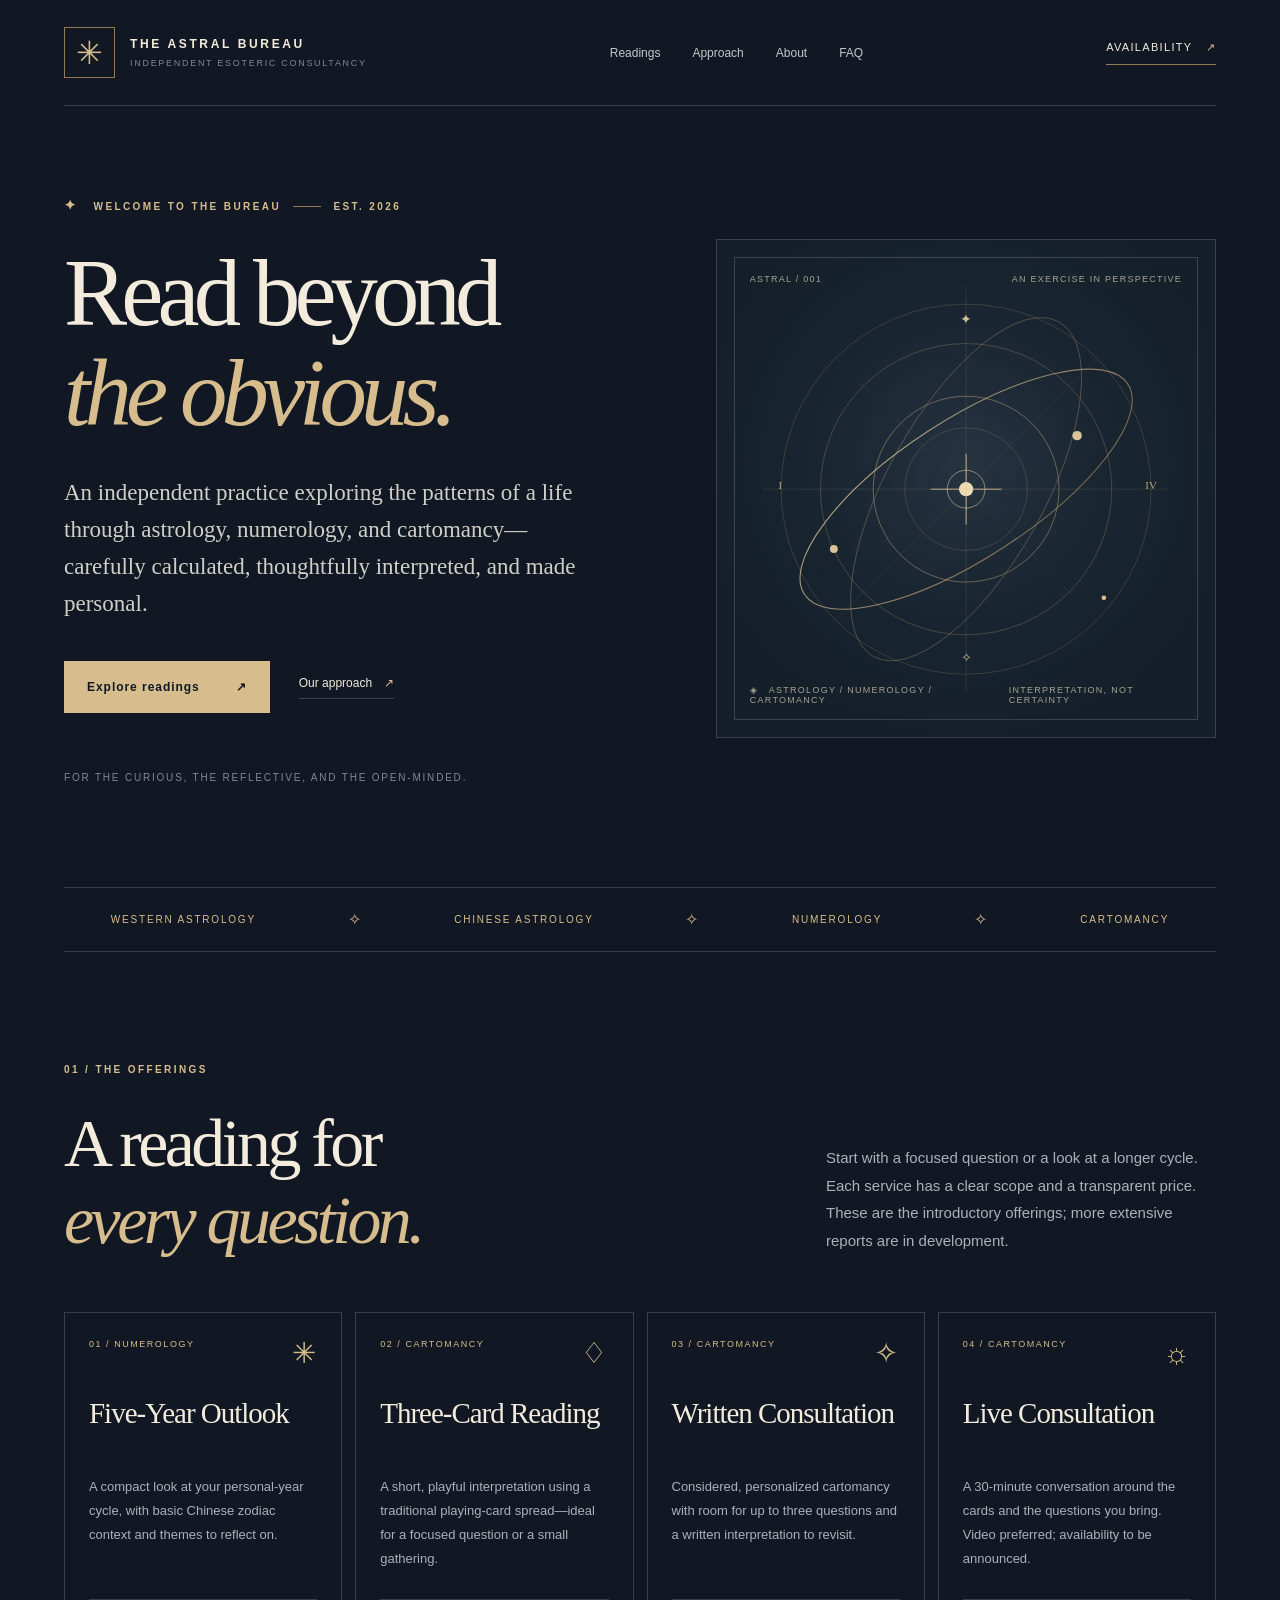
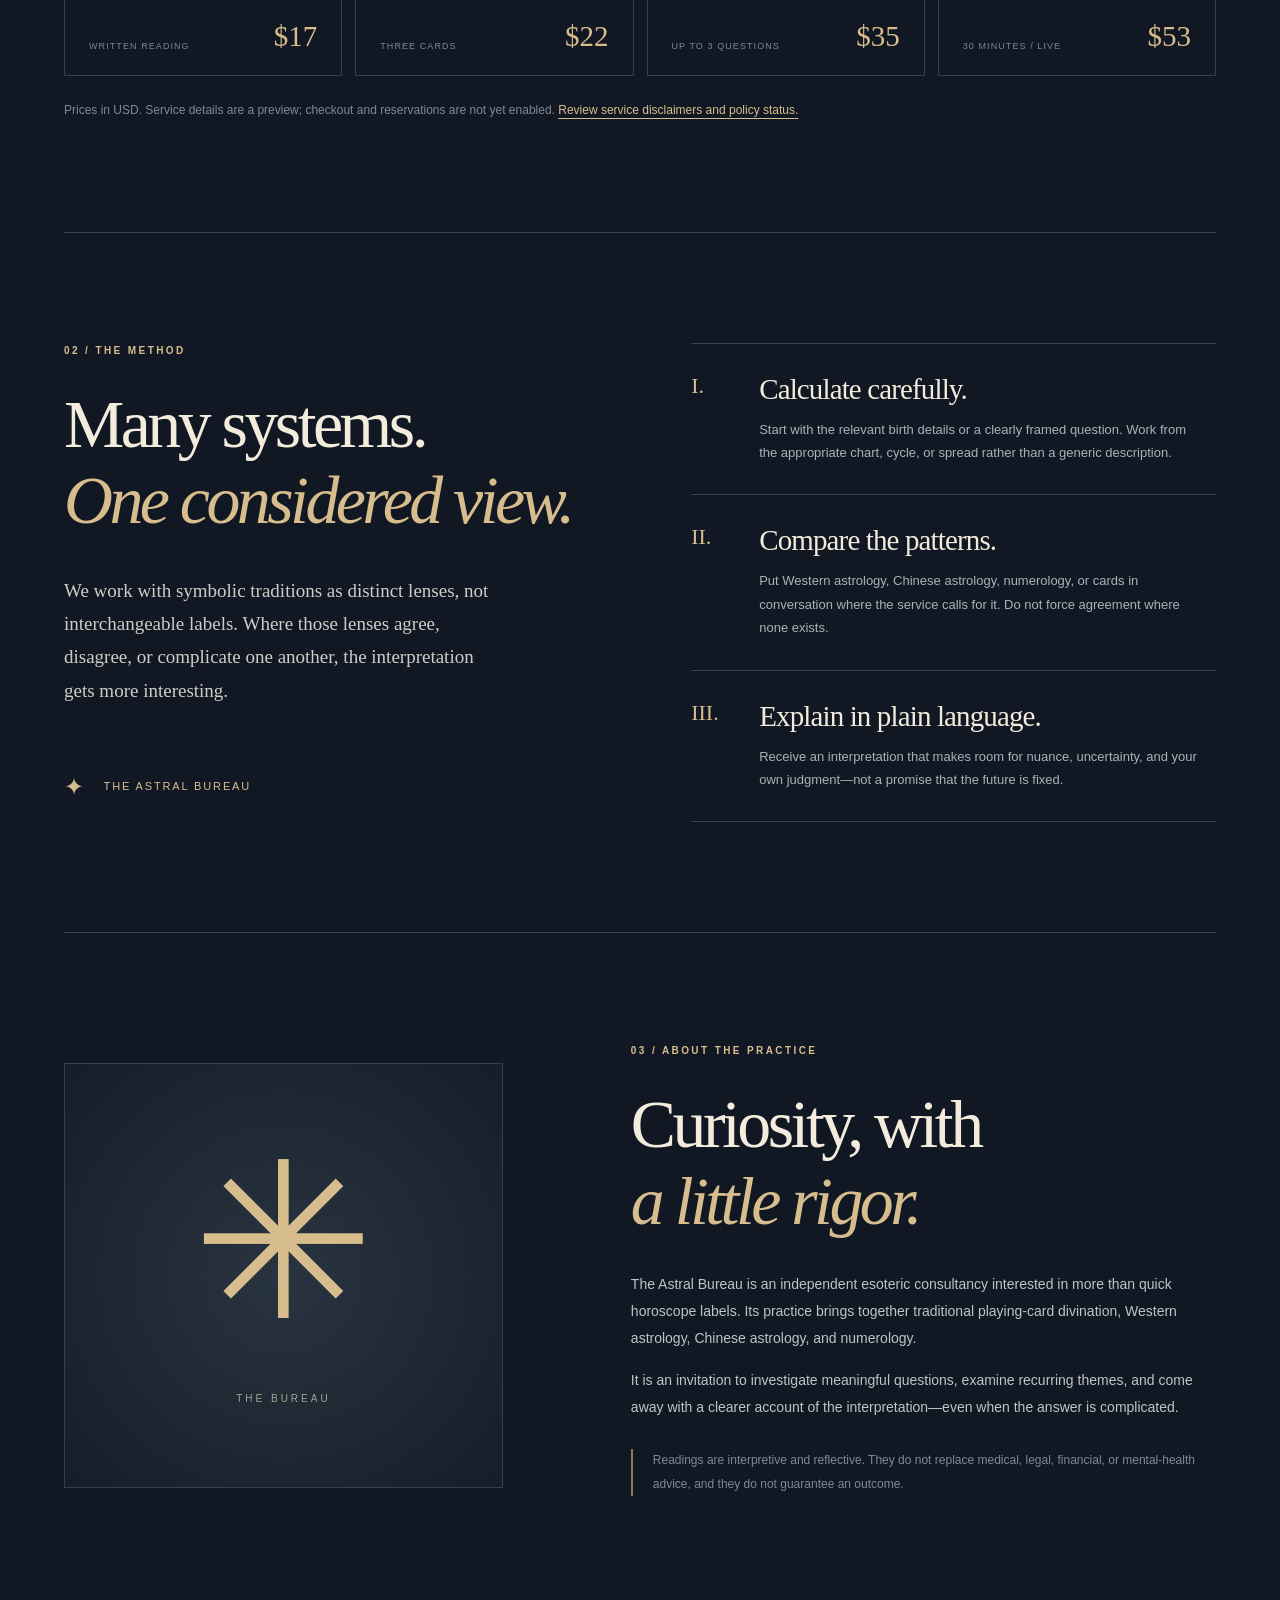
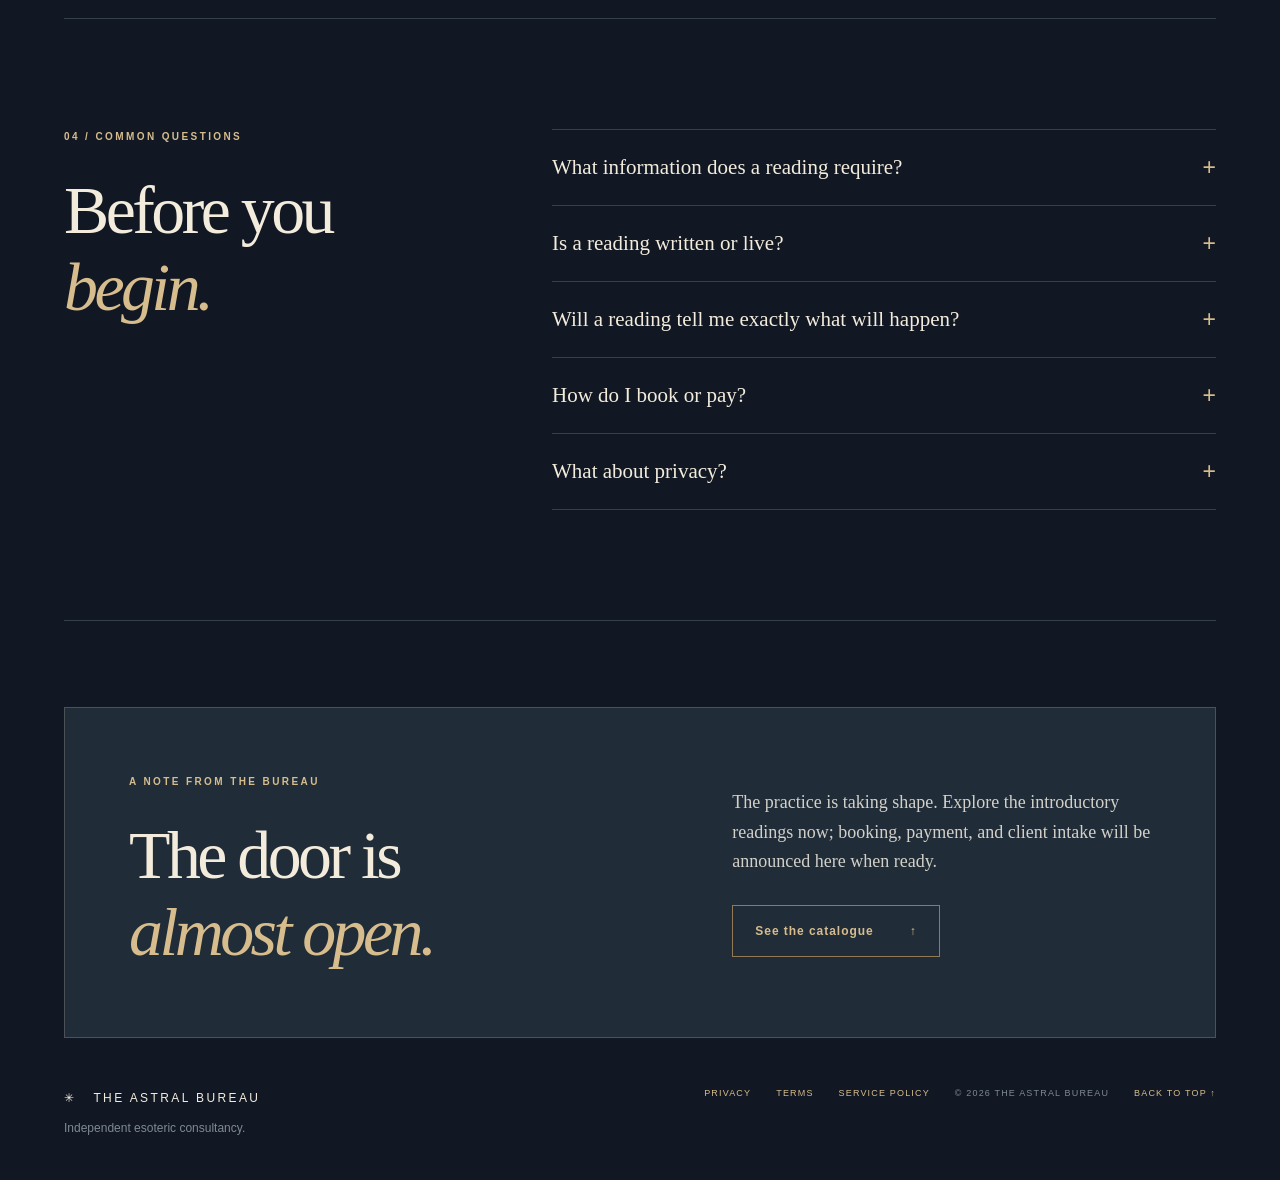
<file: index.html>
<!doctype html>
<html lang="en">
<head>
  <meta charset="utf-8">
  <meta name="viewport" content="width=device-width, initial-scale=1">
  <meta name="theme-color" content="#111823">
  <meta name="description" content="The Astral Bureau is an independent practice in Western and Chinese astrology, numerology, and cartomancy. Explore thoughtfully prepared readings and consultations.">
  <meta name="robots" content="noindex, nofollow">
  <meta property="og:type" content="website">
  <meta property="og:site_name" content="The Astral Bureau">
  <meta property="og:title" content="The Astral Bureau | Read beyond the obvious">
  <meta property="og:description" content="Independent astrology, numerology, and cartomancy. Careful calculation, considered interpretation, and a personal perspective.">
  <link rel="canonical" href="https://astralbureau.com/">
  <title>The Astral Bureau | Astrology, Numerology &amp; Cartomancy</title>
  <link rel="stylesheet" href="style.css">
  <!-- Git auto-deploy verification: 2026-11-26 -->
</head>
<body>
  <a class="skip-link" href="#main">Skip to content</a>
  <div class="site-frame">
    <header class="site-header">
      <a class="brand" href="#top" aria-label="The Astral Bureau home">
        <span class="brand-mark" aria-hidden="true">✳</span>
        <span class="brand-copy"><strong>THE ASTRAL BUREAU</strong><small>INDEPENDENT ESOTERIC CONSULTANCY</small></span>
      </a>
      <nav class="nav" aria-label="Main navigation">
        <a href="#readings">Readings</a>
        <a href="#approach">Approach</a>
        <a href="#about">About</a>
        <a href="#questions">FAQ</a>
      </nav>
      <a class="header-link" href="#availability">Availability <span aria-hidden="true">↗</span></a>
    </header>

    <main id="main">
      <section class="hero" id="top" aria-labelledby="hero-title">
        <div class="hero-content">
          <p class="eyebrow"><span class="tiny-star" aria-hidden="true">✦</span> WELCOME TO THE BUREAU <span class="eyebrow-line" aria-hidden="true"></span> EST. 2026</p>
          <h1 id="hero-title">Read beyond<br><em>the obvious.</em></h1>
          <p class="hero-lede">An independent practice exploring the patterns of a life through astrology, numerology, and cartomancy—carefully calculated, thoughtfully interpreted, and made personal.</p>
          <div class="hero-actions"><a class="button button-primary" href="#readings">Explore readings <span aria-hidden="true">↗</span></a><a class="text-link" href="#approach">Our approach <span aria-hidden="true">↗</span></a></div>
          <p class="hero-aside">FOR THE CURIOUS, THE REFLECTIVE, AND THE OPEN-MINDED.</p>
        </div>
        <div class="hero-art" aria-hidden="true">
          <div class="art-topline"><span>ASTRAL / 001</span><span>AN EXERCISE IN PERSPECTIVE</span></div>
          <svg class="orbital" viewBox="0 0 600 600" role="img" aria-label="">
            <defs>
              <linearGradient id="orbitgold" x1="0" y1="0" x2="1" y2="1"><stop offset="0" stop-color="#e7d5a9"/><stop offset="1" stop-color="#8e7650"/></linearGradient>
            </defs>
            <circle cx="300" cy="300" r="235" fill="none" stroke="#bea479" stroke-opacity=".28" stroke-width="1"/>
            <circle cx="300" cy="300" r="185" fill="none" stroke="#bea479" stroke-opacity=".36" stroke-width="1"/>
            <circle cx="300" cy="300" r="118" fill="none" stroke="#bea479" stroke-opacity=".62" stroke-width="1"/>
            <circle cx="300" cy="300" r="78" fill="none" stroke="#bea479" stroke-opacity=".28" stroke-width="1"/>
            <ellipse cx="300" cy="300" rx="245" ry="88" fill="none" stroke="url(#orbitgold)" stroke-opacity=".75" stroke-width="1.4" transform="rotate(-33 300 300)"/>
            <ellipse cx="300" cy="300" rx="100" ry="243" fill="none" stroke="#bba47e" stroke-opacity=".4" stroke-width="1" transform="rotate(29 300 300)"/>
            <path d="M300 42V558 M42 300H558" stroke="#beab84" stroke-opacity=".18" stroke-width="1"/>
            <path d="M135 135L465 465 M465 135L135 465" stroke="#beab84" stroke-opacity=".1" stroke-width="1"/>
            <circle cx="300" cy="300" r="9" fill="#eedbb3"/>
            <circle cx="300" cy="300" r="24" fill="none" stroke="#e8d0a1" stroke-opacity=".7"/>
            <circle cx="132" cy="376" r="5" fill="#dcc39a"/>
            <circle cx="441" cy="232" r="6" fill="#dcc39a"/>
            <circle cx="475" cy="438" r="3" fill="#d6bc8c"/>
            <path d="M300 255V345 M255 300H345" stroke="#e4cea4" stroke-width="1"/>
            <text x="300" y="90" text-anchor="middle" fill="#cfbd97" font-size="18" font-family="Georgia,serif">✦</text>
            <text x="300" y="520" text-anchor="middle" fill="#cfbd97" font-size="16" font-family="Georgia,serif">✧</text>
            <text x="64" y="300" text-anchor="middle" fill="#b7a381" font-size="14" font-family="Georgia,serif">I</text>
            <text x="535" y="300" text-anchor="middle" fill="#b7a381" font-size="14" font-family="Georgia,serif">IV</text>
          </svg>
          <div class="art-bottomline"><span>◈ &nbsp; ASTROLOGY / NUMEROLOGY / CARTOMANCY</span><span>INTERPRETATION, NOT CERTAINTY</span></div>
        </div>
      </section>

      <div class="ribbon" aria-label="Our disciplines"><span>WESTERN ASTROLOGY</span><span aria-hidden="true">✧</span><span>CHINESE ASTROLOGY</span><span aria-hidden="true">✧</span><span>NUMEROLOGY</span><span aria-hidden="true">✧</span><span>CARTOMANCY</span></div>

      <section id="readings" class="section readings" aria-labelledby="readings-title">
        <div class="section-heading">
          <div><p class="eyebrow">01 / THE OFFERINGS</p><h2 id="readings-title">A reading for<br><em>every question.</em></h2></div>
          <p class="section-intro">Start with a focused question or a look at a longer cycle. Each service has a clear scope and a transparent price. These are the introductory offerings; more extensive reports are in development.</p>
        </div>
        <div class="services-grid">
          <article class="service-card"><div class="service-top"><span>01 / NUMEROLOGY</span><span class="service-icon" aria-hidden="true">✳</span></div><h3>Five-Year Outlook</h3><p>A compact look at your personal-year cycle, with basic Chinese zodiac context and themes to reflect on.</p><div class="service-meta"><span>WRITTEN READING</span><strong>$17</strong></div></article>
          <article class="service-card"><div class="service-top"><span>02 / CARTOMANCY</span><span class="service-icon" aria-hidden="true">♢</span></div><h3>Three-Card Reading</h3><p>A short, playful interpretation using a traditional playing-card spread—ideal for a focused question or a small gathering.</p><div class="service-meta"><span>THREE CARDS</span><strong>$22</strong></div></article>
          <article class="service-card"><div class="service-top"><span>03 / CARTOMANCY</span><span class="service-icon" aria-hidden="true">✧</span></div><h3>Written Consultation</h3><p>Considered, personalized cartomancy with room for up to three questions and a written interpretation to revisit.</p><div class="service-meta"><span>UP TO 3 QUESTIONS</span><strong>$35</strong></div></article>
          <article class="service-card"><div class="service-top"><span>04 / CARTOMANCY</span><span class="service-icon" aria-hidden="true">☼</span></div><h3>Live Consultation</h3><p>A 30-minute conversation around the cards and the questions you bring. Video preferred; availability to be announced.</p><div class="service-meta"><span>30 MINUTES / LIVE</span><strong>$53</strong></div></article>
        </div>
        <p class="services-note">Prices in USD. Service details are a preview; checkout and reservations are not yet enabled. <a href="/service-policy.html">Review service disclaimers and policy status.</a></p>
      </section>

      <section id="approach" class="section approach" aria-labelledby="approach-title">
        <div class="approach-left"><p class="eyebrow">02 / THE METHOD</p><h2 id="approach-title">Many systems.<br><em>One considered view.</em></h2><p>We work with symbolic traditions as distinct lenses, not interchangeable labels. Where those lenses agree, disagree, or complicate one another, the interpretation gets more interesting.</p><div class="approach-signature"><span aria-hidden="true">✦</span> THE ASTRAL BUREAU</div></div>
        <div class="method-list">
          <div class="method"><span class="method-num">I.</span><div><h3>Calculate carefully.</h3><p>Start with the relevant birth details or a clearly framed question. Work from the appropriate chart, cycle, or spread rather than a generic description.</p></div></div>
          <div class="method"><span class="method-num">II.</span><div><h3>Compare the patterns.</h3><p>Put Western astrology, Chinese astrology, numerology, or cards in conversation where the service calls for it. Do not force agreement where none exists.</p></div></div>
          <div class="method"><span class="method-num">III.</span><div><h3>Explain in plain language.</h3><p>Receive an interpretation that makes room for nuance, uncertainty, and your own judgment—not a promise that the future is fixed.</p></div></div>
        </div>
      </section>

      <section id="about" class="section about" aria-labelledby="about-title">
        <div class="about-decoration" aria-hidden="true"><span>✳</span><small>THE BUREAU</small></div>
        <div class="about-copy"><p class="eyebrow">03 / ABOUT THE PRACTICE</p><h2 id="about-title">Curiosity, with<br><em>a little rigor.</em></h2><p>The Astral Bureau is an independent esoteric consultancy interested in more than quick horoscope labels. Its practice brings together traditional playing-card divination, Western astrology, Chinese astrology, and numerology.</p><p>It is an invitation to investigate meaningful questions, examine recurring themes, and come away with a clearer account of the interpretation—even when the answer is complicated.</p><p class="small-note">Readings are interpretive and reflective. They do not replace medical, legal, financial, or mental-health advice, and they do not guarantee an outcome.</p></div>
      </section>

      <section id="questions" class="section faq" aria-labelledby="faq-title">
        <div class="faq-title"><p class="eyebrow">04 / COMMON QUESTIONS</p><h2 id="faq-title">Before you<br><em>begin.</em></h2></div>
        <div class="faq-items">
          <details><summary>What information does a reading require?<span aria-hidden="true">+</span></summary><p>Numerology typically uses your date of birth. Astrology benefits from the date, birthplace, and accurate birth time; some chart features cannot be established without a time. Cartomancy starts with a question or topic.</p></details>
          <details><summary>Is a reading written or live?<span aria-hidden="true">+</span></summary><p>Most introductory offerings are written. The live cartomancy consultation is a 30-minute session, with video preferred. Details will be confirmed when booking opens.</p></details>
          <details><summary>Will a reading tell me exactly what will happen?<span aria-hidden="true">+</span></summary><p>No. These systems offer symbolic interpretations, perspectives, and possible themes. You remain responsible for your decisions, and outcomes are never guaranteed.</p></details>
          <details><summary>How do I book or pay?<span aria-hidden="true">+</span></summary><p>Online booking and payment have not opened yet. This website currently publishes the service catalogue only; it does not collect orders, payments, or birth details.</p></details>
          <details><summary>What about privacy?<span aria-hidden="true">+</span></summary><p>This version of the site does not ask you to submit personal birth information. The current <a href="/privacy.html">privacy notice</a> explains what this informational site does and does not collect. A revised client-data policy will be published before orders open.</p></details>
        </div>
      </section>

      <section class="closing" id="availability" aria-labelledby="closing-title">
        <div><p class="eyebrow">A NOTE FROM THE BUREAU</p><h2 id="closing-title">The door is<br><em>almost open.</em></h2></div>
        <div class="closing-right"><p>The practice is taking shape. Explore the introductory readings now; booking, payment, and client intake will be announced here when ready.</p><a class="button button-outline" href="#readings">See the catalogue <span aria-hidden="true">↑</span></a></div>
      </section>
    </main>

    <footer class="footer">
      <div><a href="#top" class="footer-name">✳ &nbsp; THE ASTRAL BUREAU</a><p>Independent esoteric consultancy.</p></div>
      <div class="footer-right"><a href="/privacy.html">PRIVACY</a><a href="/terms.html">TERMS</a><a href="/service-policy.html">SERVICE POLICY</a><span>© 2026 THE ASTRAL BUREAU</span><a href="#top">BACK TO TOP ↑</a></div>
    </footer>
  </div>
</body>
</html>
</file>
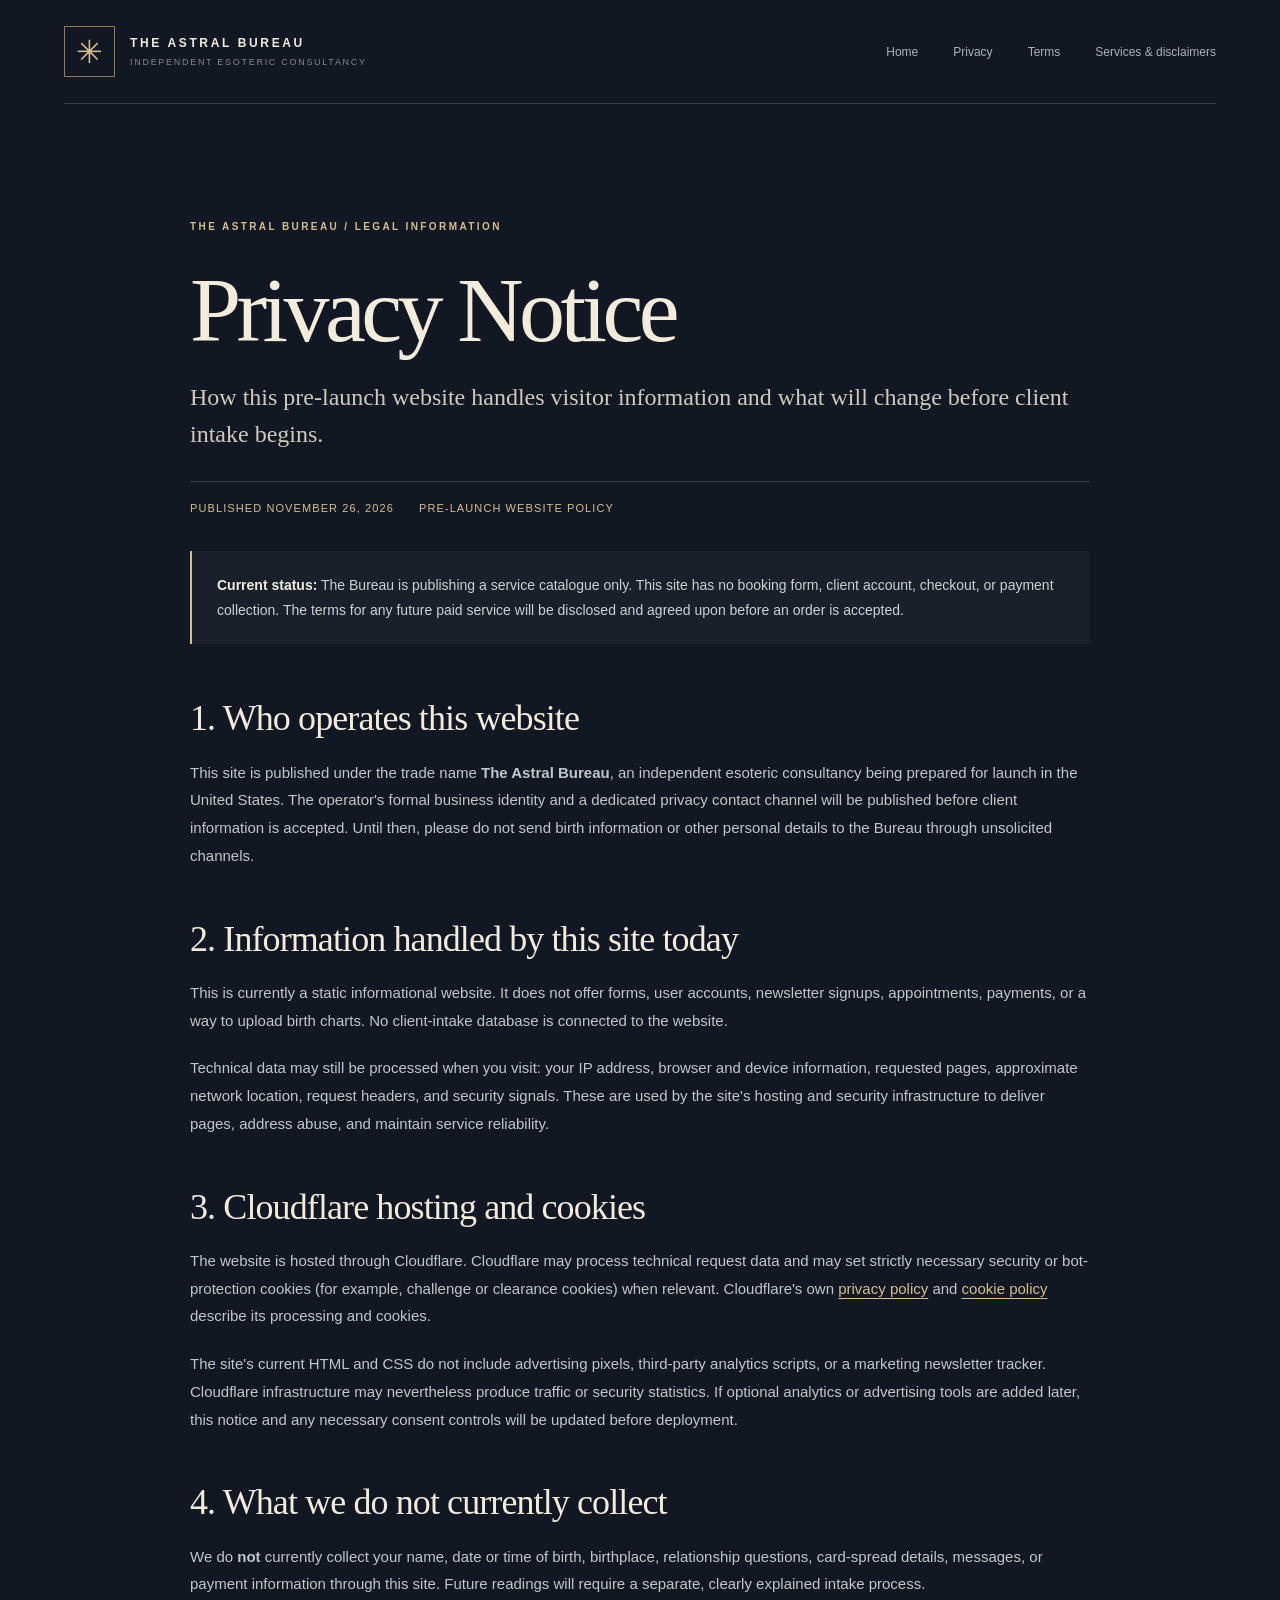
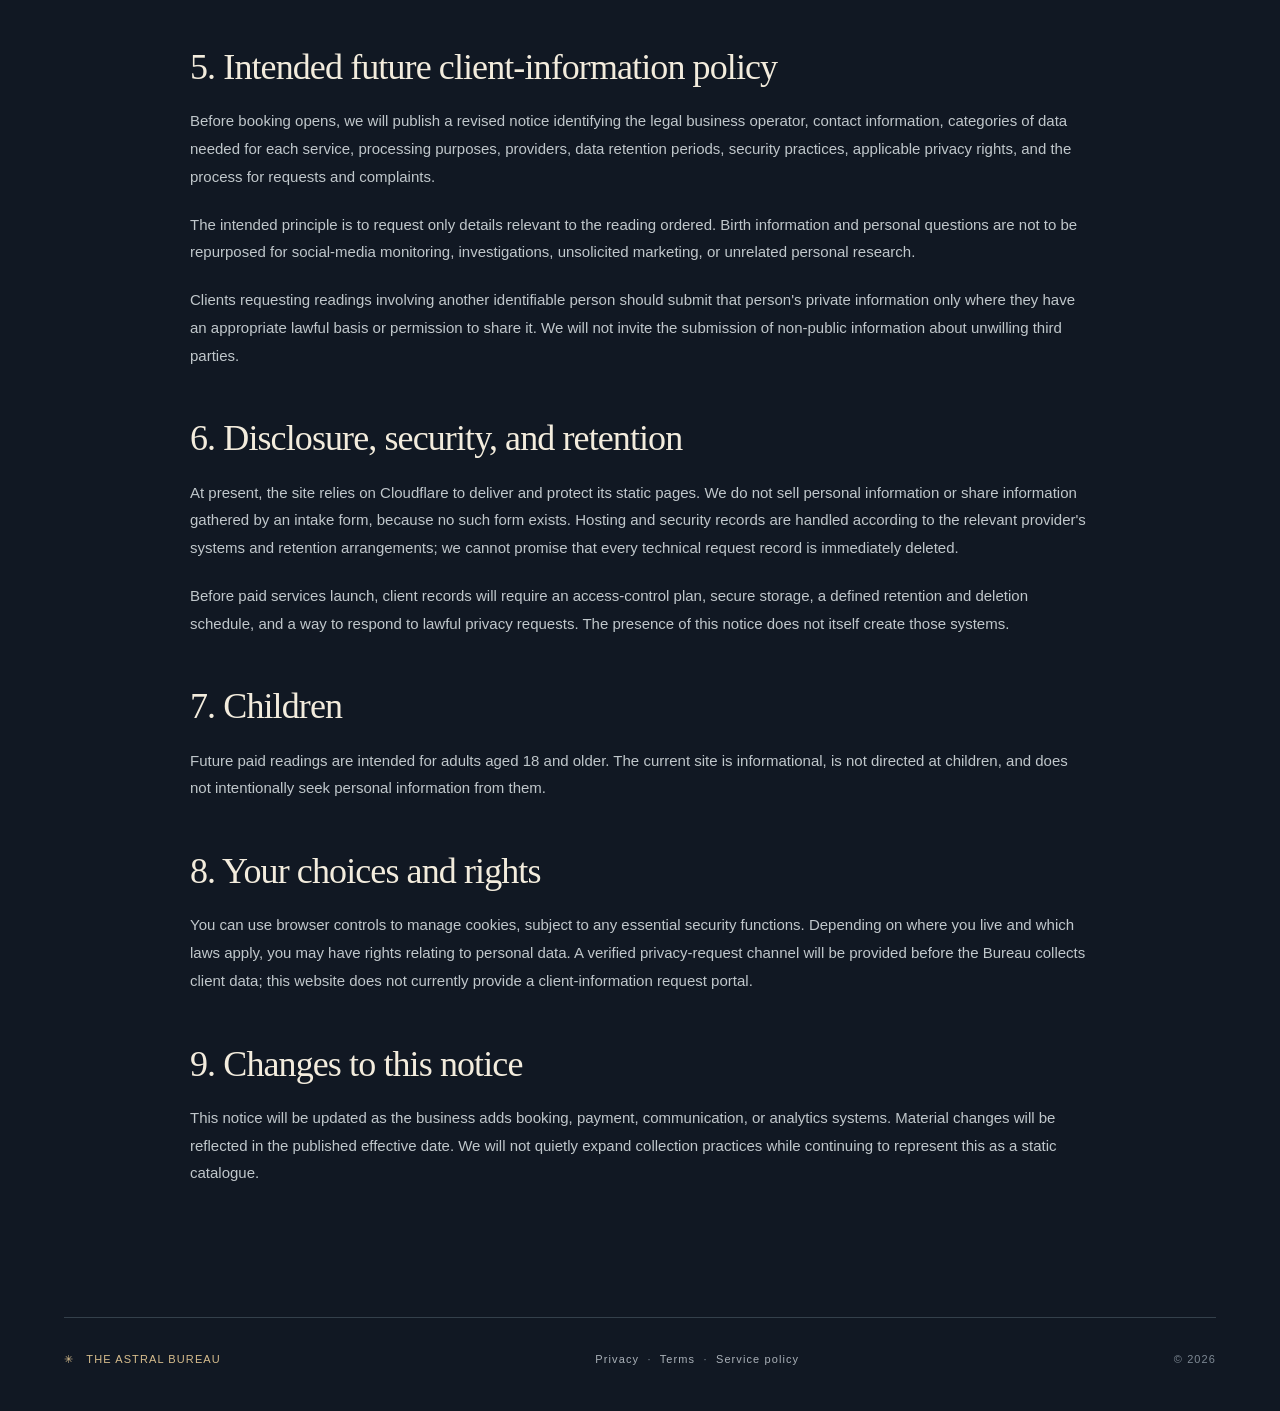
<file: privacy.html>
<!doctype html>
<html lang="en">
<head>
<meta charset="utf-8"><meta name="viewport" content="width=device-width,initial-scale=1">
<meta name="theme-color" content="#111823">
<meta name="robots" content="noindex,nofollow">
<meta name="description" content="How this pre-launch website handles visitor information and what will change before client intake begins.">
<link rel="canonical" href="https://astralbureau.com/privacy.html">
<title>Privacy Notice | The Astral Bureau</title>
<link rel="stylesheet" href="/style.css">
</head>
<body><a class="skip-link" href="#main">Skip to content</a>
<div class="site-frame">
<header class="legal-header"><a class="brand" href="/"><span class="brand-mark" aria-hidden="true">✳</span><span class="brand-copy"><strong>THE ASTRAL BUREAU</strong><small>INDEPENDENT ESOTERIC CONSULTANCY</small></span></a><nav class="legal-nav" aria-label="Legal navigation"><a href="/">Home</a><a href="/privacy.html">Privacy</a><a href="/terms.html">Terms</a><a href="/service-policy.html">Services &amp; disclaimers</a></nav></header>
<main class="legal-main" id="main">
<p class="eyebrow">THE ASTRAL BUREAU / LEGAL INFORMATION</p>
<h1 class="legal-title">Privacy Notice</h1>
<p class="legal-subtitle">How this pre-launch website handles visitor information and what will change before client intake begins.</p>
<div class="legal-metadata"><span>Published November 26, 2026</span><span>Pre-launch website policy</span></div>
<div class="legal-notice"><strong>Current status:</strong> The Bureau is publishing a service catalogue only. This site has no booking form, client account, checkout, or payment collection. The terms for any future paid service will be disclosed and agreed upon before an order is accepted.</div>
<div class="legal-copy"><h2>1. Who operates this website</h2>
<p>This site is published under the trade name <strong>The Astral Bureau</strong>, an independent esoteric consultancy being prepared for launch in the United States. The operator's formal business identity and a dedicated privacy contact channel will be published before client information is accepted. Until then, please do not send birth information or other personal details to the Bureau through unsolicited channels.</p>
<h2>2. Information handled by this site today</h2>
<p>This is currently a static informational website. It does not offer forms, user accounts, newsletter signups, appointments, payments, or a way to upload birth charts. No client-intake database is connected to the website.</p>
<p>Technical data may still be processed when you visit: your IP address, browser and device information, requested pages, approximate network location, request headers, and security signals. These are used by the site's hosting and security infrastructure to deliver pages, address abuse, and maintain service reliability.</p>
<h2>3. Cloudflare hosting and cookies</h2>
<p>The website is hosted through Cloudflare. Cloudflare may process technical request data and may set strictly necessary security or bot-protection cookies (for example, challenge or clearance cookies) when relevant. Cloudflare's own <a href="https://www.cloudflare.com/privacypolicy/" rel="noopener noreferrer">privacy policy</a> and <a href="https://www.cloudflare.com/cookie-policy/" rel="noopener noreferrer">cookie policy</a> describe its processing and cookies.</p>
<p>The site's current HTML and CSS do not include advertising pixels, third-party analytics scripts, or a marketing newsletter tracker. Cloudflare infrastructure may nevertheless produce traffic or security statistics. If optional analytics or advertising tools are added later, this notice and any necessary consent controls will be updated before deployment.</p>
<h2>4. What we do not currently collect</h2>
<p>We do <strong>not</strong> currently collect your name, date or time of birth, birthplace, relationship questions, card-spread details, messages, or payment information through this site. Future readings will require a separate, clearly explained intake process.</p>
<h2>5. Intended future client-information policy</h2>
<p>Before booking opens, we will publish a revised notice identifying the legal business operator, contact information, categories of data needed for each service, processing purposes, providers, data retention periods, security practices, applicable privacy rights, and the process for requests and complaints.</p>
<p>The intended principle is to request only details relevant to the reading ordered. Birth information and personal questions are not to be repurposed for social-media monitoring, investigations, unsolicited marketing, or unrelated personal research.</p>
<p>Clients requesting readings involving another identifiable person should submit that person's private information only where they have an appropriate lawful basis or permission to share it. We will not invite the submission of non-public information about unwilling third parties.</p>
<h2>6. Disclosure, security, and retention</h2>
<p>At present, the site relies on Cloudflare to deliver and protect its static pages. We do not sell personal information or share information gathered by an intake form, because no such form exists. Hosting and security records are handled according to the relevant provider's systems and retention arrangements; we cannot promise that every technical request record is immediately deleted.</p>
<p>Before paid services launch, client records will require an access-control plan, secure storage, a defined retention and deletion schedule, and a way to respond to lawful privacy requests. The presence of this notice does not itself create those systems.</p>
<h2>7. Children</h2>
<p>Future paid readings are intended for adults aged 18 and older. The current site is informational, is not directed at children, and does not intentionally seek personal information from them.</p>
<h2>8. Your choices and rights</h2>
<p>You can use browser controls to manage cookies, subject to any essential security functions. Depending on where you live and which laws apply, you may have rights relating to personal data. A verified privacy-request channel will be provided before the Bureau collects client data; this website does not currently provide a client-information request portal.</p>
<h2>9. Changes to this notice</h2>
<p>This notice will be updated as the business adds booking, payment, communication, or analytics systems. Material changes will be reflected in the published effective date. We will not quietly expand collection practices while continuing to represent this as a static catalogue.</p></div>
</main><footer class="legal-footer"><span>✳ &nbsp; THE ASTRAL BUREAU</span><span><a href="/privacy.html">Privacy</a> &nbsp;·&nbsp; <a href="/terms.html">Terms</a> &nbsp;·&nbsp; <a href="/service-policy.html">Service policy</a></span><span>© 2026</span></footer>
</div></body></html>
</file>
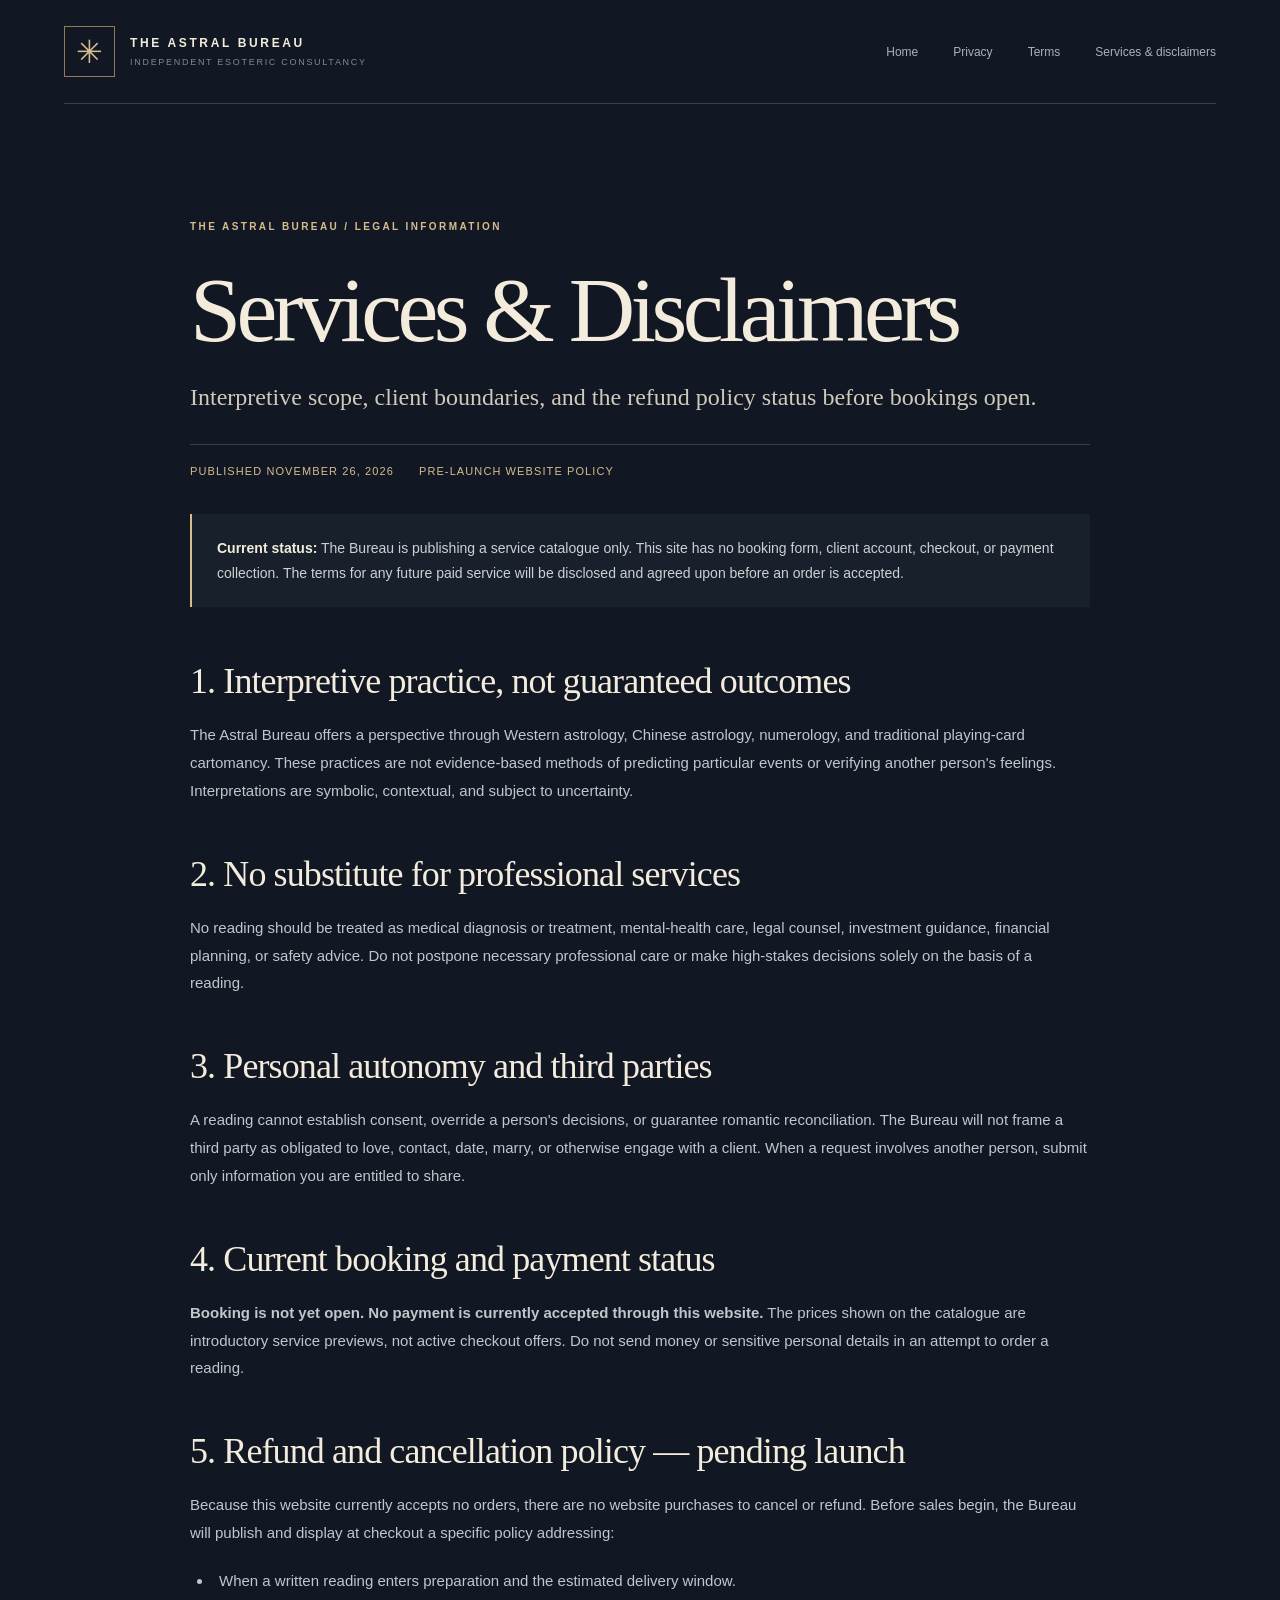
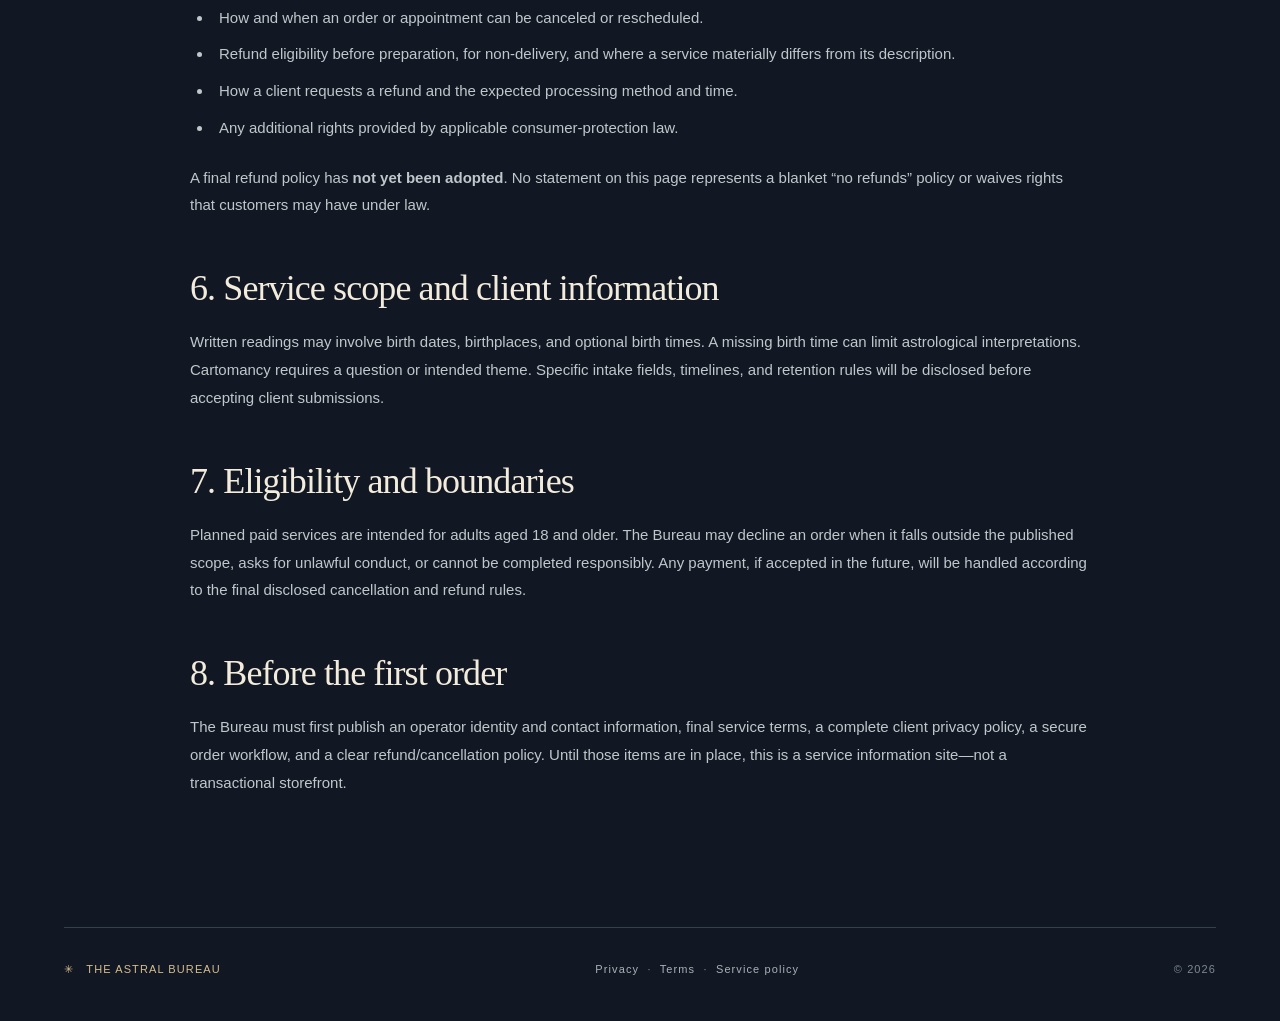
<file: service-policy.html>
<!doctype html>
<html lang="en">
<head>
<meta charset="utf-8"><meta name="viewport" content="width=device-width,initial-scale=1">
<meta name="theme-color" content="#111823">
<meta name="robots" content="noindex,nofollow">
<meta name="description" content="Interpretive scope, client boundaries, and the refund policy status before bookings open.">
<link rel="canonical" href="https://astralbureau.com/service-policy.html">
<title>Services & Disclaimers | The Astral Bureau</title>
<link rel="stylesheet" href="/style.css">
</head>
<body><a class="skip-link" href="#main">Skip to content</a>
<div class="site-frame">
<header class="legal-header"><a class="brand" href="/"><span class="brand-mark" aria-hidden="true">✳</span><span class="brand-copy"><strong>THE ASTRAL BUREAU</strong><small>INDEPENDENT ESOTERIC CONSULTANCY</small></span></a><nav class="legal-nav" aria-label="Legal navigation"><a href="/">Home</a><a href="/privacy.html">Privacy</a><a href="/terms.html">Terms</a><a href="/service-policy.html">Services &amp; disclaimers</a></nav></header>
<main class="legal-main" id="main">
<p class="eyebrow">THE ASTRAL BUREAU / LEGAL INFORMATION</p>
<h1 class="legal-title">Services & Disclaimers</h1>
<p class="legal-subtitle">Interpretive scope, client boundaries, and the refund policy status before bookings open.</p>
<div class="legal-metadata"><span>Published November 26, 2026</span><span>Pre-launch website policy</span></div>
<div class="legal-notice"><strong>Current status:</strong> The Bureau is publishing a service catalogue only. This site has no booking form, client account, checkout, or payment collection. The terms for any future paid service will be disclosed and agreed upon before an order is accepted.</div>
<div class="legal-copy"><h2>1. Interpretive practice, not guaranteed outcomes</h2>
<p>The Astral Bureau offers a perspective through Western astrology, Chinese astrology, numerology, and traditional playing-card cartomancy. These practices are not evidence-based methods of predicting particular events or verifying another person's feelings. Interpretations are symbolic, contextual, and subject to uncertainty.</p>
<h2>2. No substitute for professional services</h2>
<p>No reading should be treated as medical diagnosis or treatment, mental-health care, legal counsel, investment guidance, financial planning, or safety advice. Do not postpone necessary professional care or make high-stakes decisions solely on the basis of a reading.</p>
<h2>3. Personal autonomy and third parties</h2>
<p>A reading cannot establish consent, override a person's decisions, or guarantee romantic reconciliation. The Bureau will not frame a third party as obligated to love, contact, date, marry, or otherwise engage with a client. When a request involves another person, submit only information you are entitled to share.</p>
<h2>4. Current booking and payment status</h2>
<p><strong>Booking is not yet open. No payment is currently accepted through this website.</strong> The prices shown on the catalogue are introductory service previews, not active checkout offers. Do not send money or sensitive personal details in an attempt to order a reading.</p>
<h2>5. Refund and cancellation policy — pending launch</h2>
<p>Because this website currently accepts no orders, there are no website purchases to cancel or refund. Before sales begin, the Bureau will publish and display at checkout a specific policy addressing:</p>
<ul><li>When a written reading enters preparation and the estimated delivery window.</li><li>How and when an order or appointment can be canceled or rescheduled.</li><li>Refund eligibility before preparation, for non-delivery, and where a service materially differs from its description.</li><li>How a client requests a refund and the expected processing method and time.</li><li>Any additional rights provided by applicable consumer-protection law.</li></ul>
<p>A final refund policy has <strong>not yet been adopted</strong>. No statement on this page represents a blanket “no refunds” policy or waives rights that customers may have under law.</p>
<h2>6. Service scope and client information</h2>
<p>Written readings may involve birth dates, birthplaces, and optional birth times. A missing birth time can limit astrological interpretations. Cartomancy requires a question or intended theme. Specific intake fields, timelines, and retention rules will be disclosed before accepting client submissions.</p>
<h2>7. Eligibility and boundaries</h2>
<p>Planned paid services are intended for adults aged 18 and older. The Bureau may decline an order when it falls outside the published scope, asks for unlawful conduct, or cannot be completed responsibly. Any payment, if accepted in the future, will be handled according to the final disclosed cancellation and refund rules.</p>
<h2>8. Before the first order</h2>
<p>The Bureau must first publish an operator identity and contact information, final service terms, a complete client privacy policy, a secure order workflow, and a clear refund/cancellation policy. Until those items are in place, this is a service information site—not a transactional storefront.</p></div>
</main><footer class="legal-footer"><span>✳ &nbsp; THE ASTRAL BUREAU</span><span><a href="/privacy.html">Privacy</a> &nbsp;·&nbsp; <a href="/terms.html">Terms</a> &nbsp;·&nbsp; <a href="/service-policy.html">Service policy</a></span><span>© 2026</span></footer>
</div></body></html>
</file>
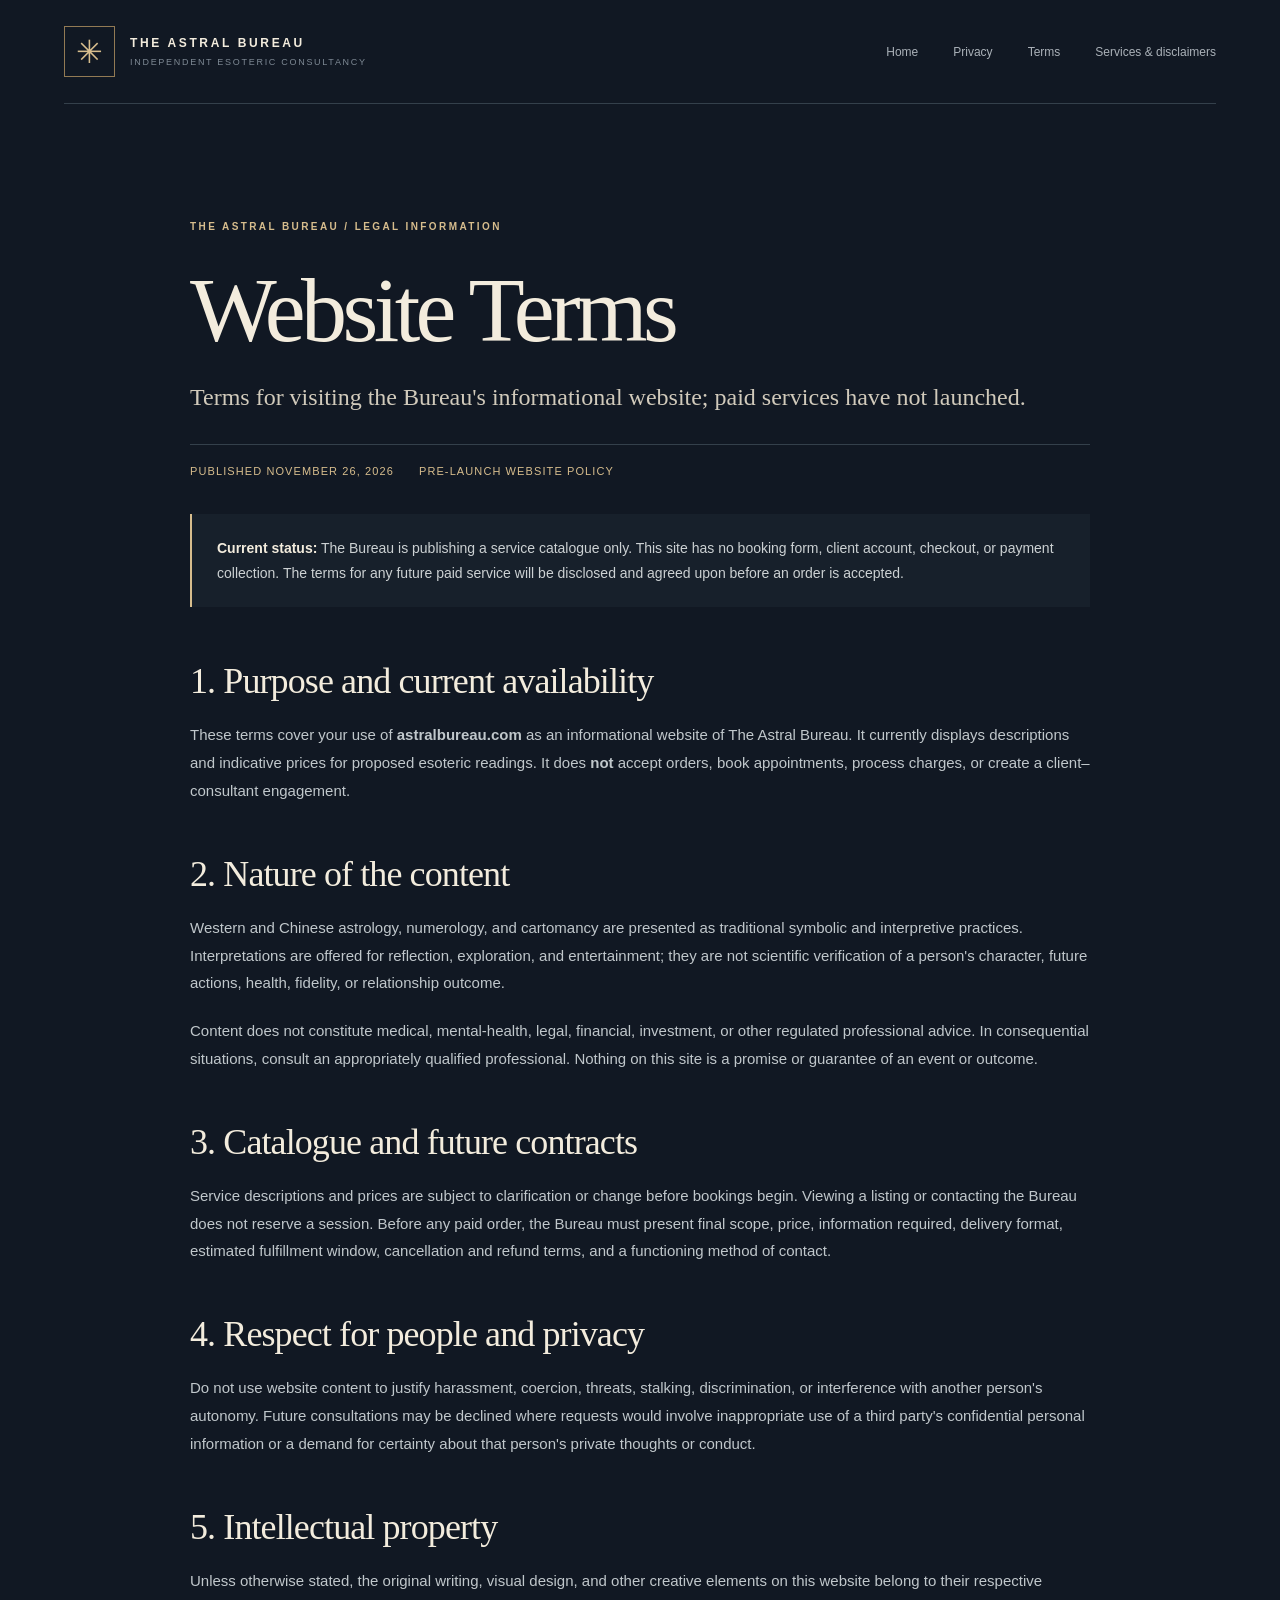
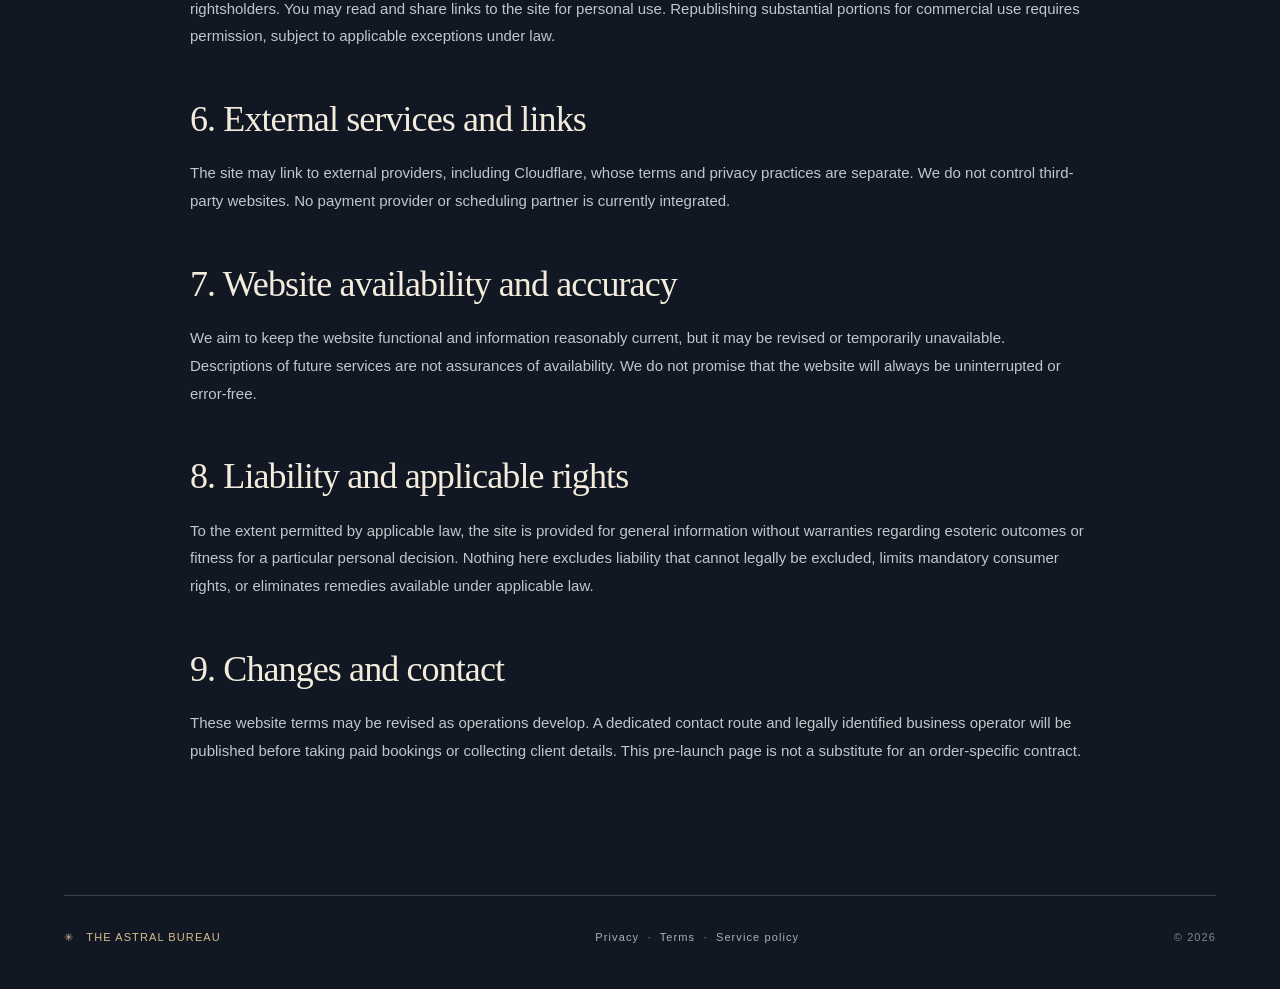
<file: terms.html>
<!doctype html>
<html lang="en">
<head>
<meta charset="utf-8"><meta name="viewport" content="width=device-width,initial-scale=1">
<meta name="theme-color" content="#111823">
<meta name="robots" content="noindex,nofollow">
<meta name="description" content="Terms for visiting the Bureau's informational website; paid services have not launched.">
<link rel="canonical" href="https://astralbureau.com/terms.html">
<title>Website Terms | The Astral Bureau</title>
<link rel="stylesheet" href="/style.css">
</head>
<body><a class="skip-link" href="#main">Skip to content</a>
<div class="site-frame">
<header class="legal-header"><a class="brand" href="/"><span class="brand-mark" aria-hidden="true">✳</span><span class="brand-copy"><strong>THE ASTRAL BUREAU</strong><small>INDEPENDENT ESOTERIC CONSULTANCY</small></span></a><nav class="legal-nav" aria-label="Legal navigation"><a href="/">Home</a><a href="/privacy.html">Privacy</a><a href="/terms.html">Terms</a><a href="/service-policy.html">Services &amp; disclaimers</a></nav></header>
<main class="legal-main" id="main">
<p class="eyebrow">THE ASTRAL BUREAU / LEGAL INFORMATION</p>
<h1 class="legal-title">Website Terms</h1>
<p class="legal-subtitle">Terms for visiting the Bureau's informational website; paid services have not launched.</p>
<div class="legal-metadata"><span>Published November 26, 2026</span><span>Pre-launch website policy</span></div>
<div class="legal-notice"><strong>Current status:</strong> The Bureau is publishing a service catalogue only. This site has no booking form, client account, checkout, or payment collection. The terms for any future paid service will be disclosed and agreed upon before an order is accepted.</div>
<div class="legal-copy"><h2>1. Purpose and current availability</h2>
<p>These terms cover your use of <strong>astralbureau.com</strong> as an informational website of The Astral Bureau. It currently displays descriptions and indicative prices for proposed esoteric readings. It does <strong>not</strong> accept orders, book appointments, process charges, or create a client–consultant engagement.</p>
<h2>2. Nature of the content</h2>
<p>Western and Chinese astrology, numerology, and cartomancy are presented as traditional symbolic and interpretive practices. Interpretations are offered for reflection, exploration, and entertainment; they are not scientific verification of a person's character, future actions, health, fidelity, or relationship outcome.</p>
<p>Content does not constitute medical, mental-health, legal, financial, investment, or other regulated professional advice. In consequential situations, consult an appropriately qualified professional. Nothing on this site is a promise or guarantee of an event or outcome.</p>
<h2>3. Catalogue and future contracts</h2>
<p>Service descriptions and prices are subject to clarification or change before bookings begin. Viewing a listing or contacting the Bureau does not reserve a session. Before any paid order, the Bureau must present final scope, price, information required, delivery format, estimated fulfillment window, cancellation and refund terms, and a functioning method of contact.</p>
<h2>4. Respect for people and privacy</h2>
<p>Do not use website content to justify harassment, coercion, threats, stalking, discrimination, or interference with another person's autonomy. Future consultations may be declined where requests would involve inappropriate use of a third party's confidential personal information or a demand for certainty about that person's private thoughts or conduct.</p>
<h2>5. Intellectual property</h2>
<p>Unless otherwise stated, the original writing, visual design, and other creative elements on this website belong to their respective rightsholders. You may read and share links to the site for personal use. Republishing substantial portions for commercial use requires permission, subject to applicable exceptions under law.</p>
<h2>6. External services and links</h2>
<p>The site may link to external providers, including Cloudflare, whose terms and privacy practices are separate. We do not control third-party websites. No payment provider or scheduling partner is currently integrated.</p>
<h2>7. Website availability and accuracy</h2>
<p>We aim to keep the website functional and information reasonably current, but it may be revised or temporarily unavailable. Descriptions of future services are not assurances of availability. We do not promise that the website will always be uninterrupted or error-free.</p>
<h2>8. Liability and applicable rights</h2>
<p>To the extent permitted by applicable law, the site is provided for general information without warranties regarding esoteric outcomes or fitness for a particular personal decision. Nothing here excludes liability that cannot legally be excluded, limits mandatory consumer rights, or eliminates remedies available under applicable law.</p>
<h2>9. Changes and contact</h2>
<p>These website terms may be revised as operations develop. A dedicated contact route and legally identified business operator will be published before taking paid bookings or collecting client details. This pre-launch page is not a substitute for an order-specific contract.</p></div>
</main><footer class="legal-footer"><span>✳ &nbsp; THE ASTRAL BUREAU</span><span><a href="/privacy.html">Privacy</a> &nbsp;·&nbsp; <a href="/terms.html">Terms</a> &nbsp;·&nbsp; <a href="/service-policy.html">Service policy</a></span><span>© 2026</span></footer>
</div></body></html>
</file>
<file: style.css>
:root{color-scheme:dark;--ink:#111823;--ink2:#17202b;--surface:#1b2631;--paper:#f3ecdd;--muted:#aab1b8;--quiet:#7e8994;--line:#34404b;--gold:#d7bd8d;--gold-dim:#927a54;--max:1360px}
*{box-sizing:border-box}html{scroll-behavior:smooth}body{margin:0;background:var(--ink);color:var(--paper);font-family:Arial,Helvetica,sans-serif;-webkit-font-smoothing:antialiased}::selection{background:#d7bd8d;color:#111823}a{color:inherit;text-decoration:none}a:focus-visible,summary:focus-visible{outline:2px solid var(--gold);outline-offset:5px}h1,h2,h3,p{margin-top:0}h1,h2,h3{font-family:Georgia,"Times New Roman",serif;font-weight:400}em{font-weight:400;color:var(--gold)}.site-frame{max-width:var(--max);margin:auto;padding:0 clamp(22px,5vw,78px)}.skip-link{position:absolute;top:-100px;left:20px;background:var(--gold);color:var(--ink);padding:12px;z-index:99}.skip-link:focus{top:12px}.site-header{min-height:106px;display:flex;align-items:center;justify-content:space-between;gap:24px;border-bottom:1px solid var(--line)}.brand{display:flex;align-items:center;gap:15px;flex-shrink:0}.brand-mark{font-family:Georgia,serif;font-size:32px;width:51px;height:51px;border:1px solid var(--gold-dim);display:grid;place-items:center;color:var(--gold)}.brand-copy{display:flex;flex-direction:column;gap:7px}.brand-copy strong{font-size:12px;letter-spacing:.22em;font-weight:650}.brand-copy small{font-size:9px;letter-spacing:.19em;color:var(--quiet)}.nav{display:flex;gap:clamp(14px,2.5vw,35px);align-items:center}.nav a{font-size:12px;color:#c2c7ca;transition:color .2s}.nav a:hover,.header-link:hover,.text-link:hover,.footer a:hover{color:var(--gold)}.header-link{font-size:11px;text-transform:uppercase;letter-spacing:.12em;border-bottom:1px solid var(--gold-dim);padding-bottom:10px;white-space:nowrap}.header-link span,.text-link span{margin-left:9px;color:var(--gold)}.hero{display:grid;grid-template-columns:1fr 0.87fr;gap:clamp(30px,6vw,95px);align-items:center;min-height:690px;padding:76px 0 92px}.hero-content{padding-top:12px}.eyebrow{color:var(--gold);font-size:10px;line-height:1.6;font-weight:650;letter-spacing:.24em;text-transform:uppercase;margin-bottom:28px}.tiny-star{font-size:14px;margin-right:10px}.eyebrow-line{display:inline-block;width:28px;margin:0 7px 3px;border-top:1px solid var(--gold-dim)}h1{font-size:clamp(66px,7.4vw,112px);letter-spacing:-.062em;line-height:1.05;margin-bottom:32px}.hero-lede{font-family:Georgia,"Times New Roman",serif;font-size:clamp(18px,2vw,23px);line-height:1.6;color:#d0cfc8;max-width:540px}.hero-actions{display:flex;gap:29px;align-items:center;margin-top:39px;flex-wrap:wrap}.button{display:inline-flex;justify-content:space-between;align-items:center;gap:36px;font-size:12px;font-weight:650;letter-spacing:.08em;padding:18px 22px;transition:transform .2s,background .2s,border-color .2s}.button:hover{transform:translateY(-2px)}.button-primary{color:var(--ink);background:var(--gold);border:1px solid var(--gold)}.button-primary:hover{background:#ead4ad}.button-outline{border:1px solid var(--gold-dim);color:var(--gold)}.button-outline:hover{border-color:var(--gold)}.text-link{font-size:12px;border-bottom:1px solid var(--line);padding-bottom:8px}.hero-aside{margin-top:57px;color:var(--quiet);font-size:10px;letter-spacing:.18em;line-height:1.5}.hero-art{height:clamp(400px,39vw,560px);background:radial-gradient(circle at 50% 45%,#263341 0%,#192530 40%,#141f2a 76%);border:1px solid #364251;position:relative;display:flex;align-items:center;justify-content:center;overflow:hidden}.hero-art:after{content:"";position:absolute;inset:17px;border:1px solid #394450;pointer-events:none}.art-topline,.art-bottomline{position:absolute;left:33px;right:33px;display:flex;justify-content:space-between;gap:20px;font-size:9px;letter-spacing:.14em;color:#a6a391;z-index:1}.art-topline{top:34px}.art-bottomline{bottom:32px}.orbital{display:block;width:100%;height:95%;max-height:530px;filter:drop-shadow(0 0 20px rgba(215,189,141,.07))}.ribbon{border-top:1px solid var(--line);border-bottom:1px solid var(--line);padding:22px 8px;display:flex;justify-content:space-around;align-items:center;gap:14px;flex-wrap:wrap;color:var(--gold);font-size:10px;letter-spacing:.18em}.ribbon span:nth-child(even){font-family:Georgia,serif;font-size:16px}.section{padding:110px 0;border-bottom:1px solid var(--line)}.section-heading{display:flex;justify-content:space-between;align-items:end;gap:40px;margin-bottom:52px}.section h2,.closing h2{font-size:clamp(48px,5.3vw,80px);line-height:1.13;letter-spacing:-.052em;margin:0}.section-intro{max-width:390px;font-size:15px;color:var(--muted);line-height:1.85;margin:0 0 5px}.services-grid{display:grid;grid-template-columns:repeat(4,minmax(0,1fr));gap:13px}.service-card{border:1px solid var(--line);padding:26px 24px 22px;min-height:338px;display:flex;flex-direction:column;transition:background .2s,border-color .2s}.service-card:hover{background:#1a2530;border-color:var(--gold-dim)}.service-top{display:flex;align-items:start;justify-content:space-between;gap:8px;color:var(--gold);font-size:9px;letter-spacing:.17em;min-height:57px}.service-icon{font-family:Georgia,serif;font-size:29px;font-weight:normal;line-height:1}.service-card h3{font-size:29px;line-height:1.18;letter-spacing:-.035em;margin:0 0 14px;min-height:65px}.service-card p{font-size:13px;line-height:1.85;color:var(--muted);margin-bottom:28px}.service-meta{display:flex;justify-content:space-between;align-items:end;gap:8px;border-top:1px solid var(--line);padding-top:20px;margin-top:auto}.service-meta span{color:var(--quiet);font-size:9px;line-height:1.6;letter-spacing:.12em}.service-meta strong{font-family:Georgia,serif;color:var(--gold);font-size:29px;font-weight:400}.services-note{font-size:12px;color:var(--quiet);margin:24px 0 0;line-height:1.8}.approach{display:grid;grid-template-columns:1fr 1fr;gap:clamp(50px,8vw,135px)}.approach-left>p:not(.eyebrow){font-family:Georgia,serif;font-size:19px;line-height:1.75;color:#cccec7;max-width:440px;margin-top:34px}.approach-signature{margin-top:66px;font-size:11px;letter-spacing:.17em;color:var(--gold)}.approach-signature span{font-size:24px;vertical-align:middle;margin-right:13px}.method{display:grid;grid-template-columns:53px 1fr;gap:15px;border-top:1px solid var(--line);padding:29px 0 30px}.method:last-child{border-bottom:1px solid var(--line)}.method-num{color:var(--gold);font-family:Georgia,serif;font-size:22px}.method h3{font-size:29px;letter-spacing:-.03em;margin-bottom:12px}.method p{max-width:440px;color:var(--muted);line-height:1.8;font-size:13px;margin:0}.about{display:grid;grid-template-columns:.75fr 1fr;gap:clamp(50px,10vw,160px);align-items:center}.about-decoration{height:425px;background:radial-gradient(circle at center,#293441,#1c2731 60%,#151e28);border:1px solid var(--line);display:flex;flex-direction:column;justify-content:center;align-items:center;gap:50px}.about-decoration span{font-family:Georgia,serif;font-size:clamp(110px,17vw,240px);line-height:.9;color:var(--gold);font-weight:normal}.about-decoration small{font-size:10px;letter-spacing:.3em;color:#a6a391}.about-copy h2{margin-bottom:30px}.about-copy>p:not(.eyebrow){color:#bdc4c7;line-height:1.95;font-size:14px;max-width:570px}.about-copy .small-note{border-left:2px solid var(--gold-dim);padding-left:20px;color:var(--quiet)!important;font-size:12px!important;margin-top:28px}.faq{display:grid;grid-template-columns:.75fr 1.25fr;gap:clamp(30px,7vw,90px)}.faq-items{border-top:1px solid var(--line)}.faq details{border-bottom:1px solid var(--line)}.faq summary{font-family:Georgia,serif;font-size:21px;cursor:pointer;list-style:none;padding:24px 0;display:flex;justify-content:space-between;align-items:center;gap:20px}.faq summary::-webkit-details-marker{display:none}.faq summary span{color:var(--gold);font-family:Arial,sans-serif;font-size:23px;font-weight:300}.faq details[open] summary span{transform:rotate(45deg)}.faq details p{font-size:13px;color:var(--muted);line-height:1.9;padding:0 25px 22px 0;margin:0}.closing{margin-top:86px;padding:66px clamp(26px,5vw,78px);background:#202c37;border:1px solid #4b5154;display:grid;grid-template-columns:1fr .75fr;align-items:center;gap:45px}.closing-right p{font-family:Georgia,serif;color:#d2d0c9;font-size:18px;line-height:1.65;max-width:430px;margin:0 0 28px}.footer{display:flex;justify-content:space-between;gap:40px;padding:50px 0 45px}.footer-name{font-size:12px;letter-spacing:.2em}.footer-name:first-letter{color:var(--gold)}.footer p{font-size:12px;color:var(--quiet);margin:15px 0 0}.footer-right{display:flex;align-items:start;gap:25px;flex-wrap:wrap;font-size:9px;letter-spacing:.13em;color:var(--quiet)}.footer-right a{color:var(--gold)}
@media(max-width:1050px){.site-header{gap:18px}.nav{gap:17px}.header-link{display:none}.hero{gap:32px}.hero-art{height:440px}.services-grid{grid-template-columns:repeat(2,minmax(0,1fr))}.service-card{min-height:290px}.service-card h3{min-height:0}.about-decoration{height:340px}.ribbon{font-size:9px}}
@media(max-width:720px){.site-frame{padding:0 21px}.site-header{padding:20px 0;min-height:0;align-items:start;flex-wrap:wrap}.brand-mark{width:46px;height:46px}.brand-copy strong{font-size:11px}.brand-copy small{font-size:8px}.nav{order:2;width:100%;display:flex;justify-content:space-between;gap:12px;padding-top:13px}.nav a{font-size:12px}.hero{grid-template-columns:1fr;padding:66px 0 68px;min-height:0;gap:48px}.hero h1{font-size:clamp(56px,12vw,86px)}.hero-art{height:min(86vw,490px)}.hero-aside{margin-top:36px}.art-topline,.art-bottomline{font-size:7px;left:27px;right:27px}.ribbon{gap:14px;padding:20px 5px}.ribbon span:nth-child(even){display:none}.section{padding:76px 0}.section-heading,.approach,.about,.faq,.closing{display:grid;grid-template-columns:1fr;gap:33px}.section-heading{margin-bottom:36px}.section-intro{max-width:600px}.services-grid{grid-template-columns:1fr 1fr}.about-decoration{height:250px;max-width:100%}.about-decoration span{font-size:130px}.closing{margin-top:55px;padding:42px 25px}.footer{flex-direction:column;gap:28px}.footer-right{gap:15px}.approach-signature{margin-top:36px}.faq-title{margin-bottom:0}}
@media(max-width:490px){.brand-copy strong{font-size:10px;letter-spacing:.12em}.brand-copy small{font-size:7px;letter-spacing:.12em}.nav a{font-size:11px}.hero-actions{gap:22px}.hero-art{height:360px}.services-grid{grid-template-columns:1fr}.service-card{min-height:0}.service-card p{margin-bottom:34px}.service-card h3{font-size:30px}.ribbon{justify-content:center;font-size:8px}.section h2,.closing h2{font-size:clamp(45px,10vw,65px)}}
@media(prefers-reduced-motion:reduce){html{scroll-behavior:auto}*,*:before,*:after{transition:none!important}}

/* Legal / policy pages */
.legal-header{display:flex;justify-content:space-between;align-items:center;gap:30px;border-bottom:1px solid var(--line);padding:26px 0}.legal-nav{display:flex;gap:clamp(14px,3vw,35px);align-items:center;flex-wrap:wrap}.legal-nav a{color:var(--muted);font-size:12px}.legal-nav a:hover,.legal-copy a:hover,.legal-footer a:hover{color:var(--gold)}.legal-main{max-width:900px;padding:clamp(75px,9vw,126px) 0 110px;margin:auto}.legal-title{font-size:clamp(54px,8vw,92px);letter-spacing:-.05em;margin:0 0 20px;line-height:1.04}.legal-subtitle{font-family:Georgia,serif;color:#d1cabb;font-size:clamp(17px,2.3vw,24px);line-height:1.55;margin-bottom:28px}.legal-metadata{display:flex;gap:25px;color:var(--gold);font-size:11px;letter-spacing:.1em;text-transform:uppercase;border-top:1px solid var(--line);padding:20px 0 28px;flex-wrap:wrap}.legal-notice{padding:22px 25px;border-left:2px solid var(--gold);background:var(--ink2);font-size:14px;color:#ccd1d3;line-height:1.75;margin:9px 0 52px}.legal-notice strong{color:var(--paper)}.legal-copy h2{font-size:clamp(26px,3.6vw,36px);line-height:1.23;letter-spacing:-.025em;margin:47px 0 18px}.legal-copy p,.legal-copy li{font-size:15px;line-height:1.85;color:#c0c7cb}.legal-copy p{margin:0 0 20px}.legal-copy a,.services-note a{color:var(--gold);text-decoration:underline;text-underline-offset:4px}.legal-copy ul{padding-left:23px;margin-bottom:22px}.legal-copy li{padding-left:6px;margin-bottom:9px}.legal-footer{display:flex;justify-content:space-between;gap:20px;border-top:1px solid var(--line);padding:35px 0 45px;flex-wrap:wrap;color:var(--quiet);font-size:11px;letter-spacing:.1em}.legal-footer span:first-child{color:var(--gold)}.legal-footer a{color:var(--muted)}.footer-right{row-gap:12px}.footer-right a{white-space:nowrap}
@media(max-width:720px){.legal-header{align-items:start;flex-direction:column;gap:23px}.legal-nav{gap:14px}.legal-nav a{font-size:11px}.legal-main{padding:72px 0 78px}.legal-footer{flex-direction:column;gap:19px}.legal-notice{padding:20px 18px}.legal-copy h2{margin-top:35px}}
</file>
